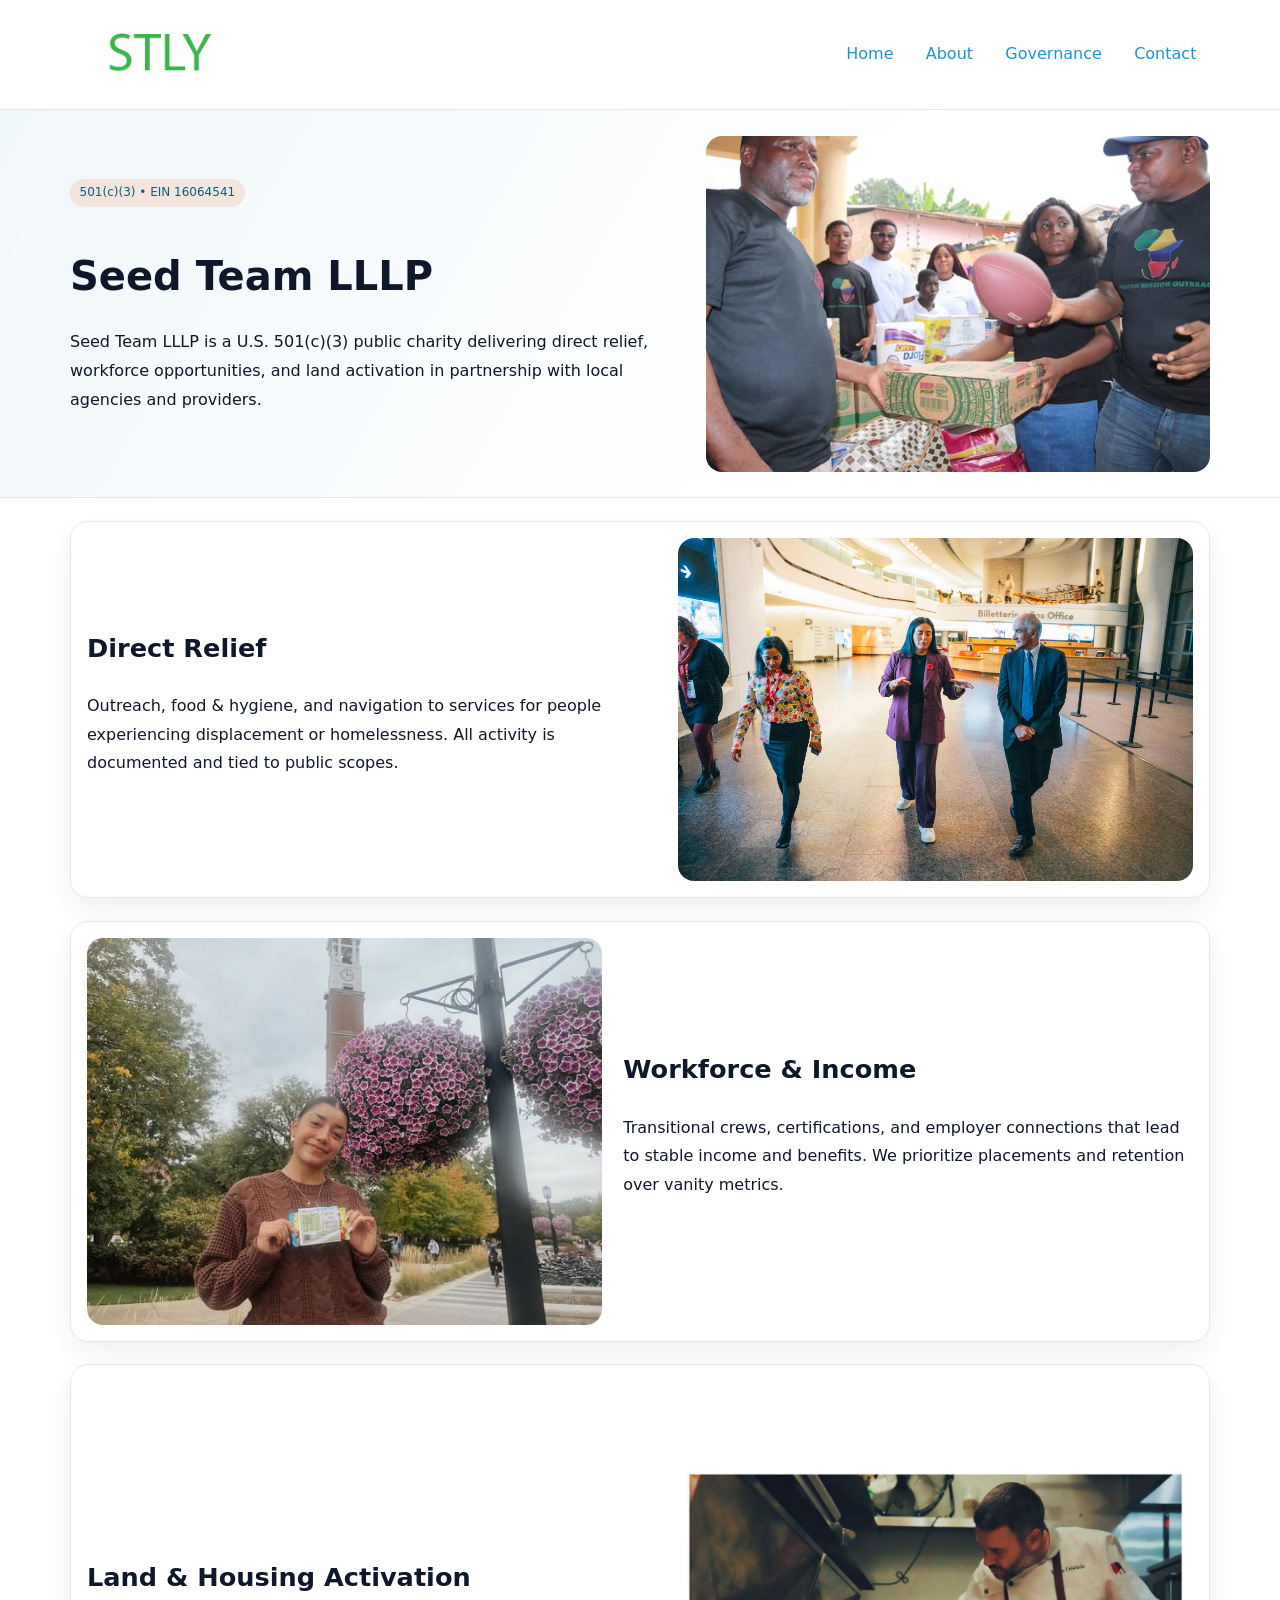
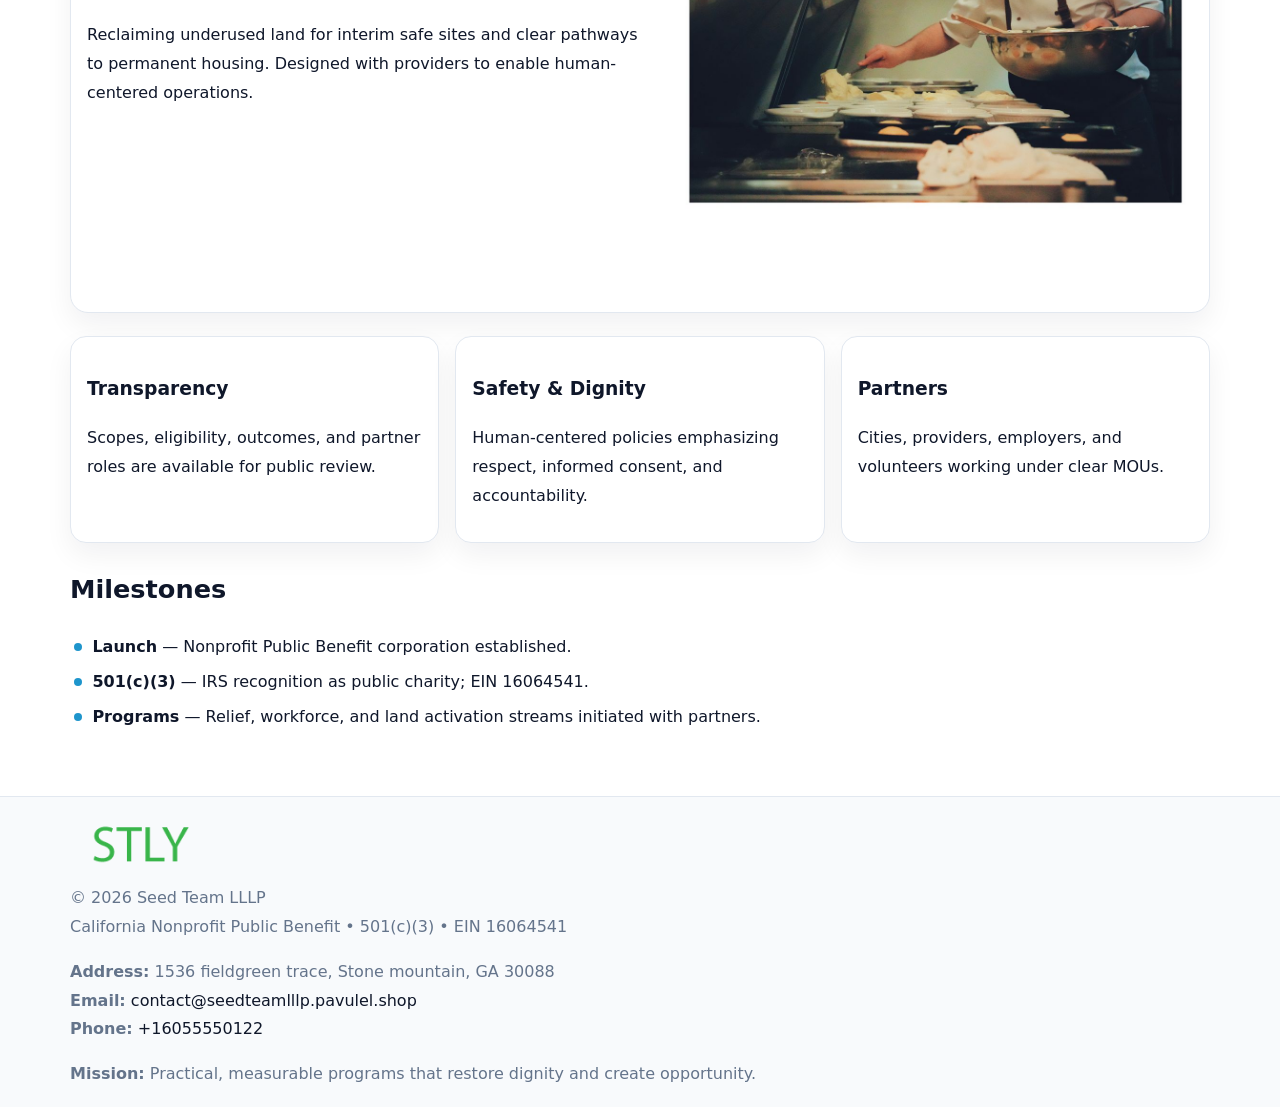
<file: index.html>
<!doctype html><html lang="en"><head>
<meta charset="utf-8">
<meta name="viewport" content="width=device-width,initial-scale=1">
<title>Seed Team LLLP – Nonprofit • 2025</title>
<link rel="stylesheet" href="assets/styles.css">
<link rel="icon" href="images/logo.png">
<meta name="data-ein" content="16064541">
<meta name="data-name" content="Seed Team LLLP">
<meta name="data-email" content="contact@seedteamlllp.pavulel.shop">
<meta name="data-phone" content="+16055550122">
<meta name="data-address" content="1536 fieldgreen trace, Stone mountain, GA 30088">
<meta name="data-map" content="1536+fieldgreen+trace,+Stone+mountain,+GA+30088">
  <meta name="description" content="Our nonprofit strengthens the community with programs focused on community services, education, and direct relief.">
</head><body>
<div style="position:absolute;left:-9999px;top:-9999px;opacity:0" data-uniq="{{UNIQUE_BLOB}}">
  <span>Our nonprofit strengthens the community with programs focused on community services, education, and direct relief.</span><svg width="12" height="12" viewBox="0 0 12 12" xmlns="http://www.w3.org/2000/svg"><circle cx="6" cy="6" r="5" fill="#28a745"/></svg><img src="images/hero.jpg" width="1" height="1" alt="" loading="lazy"/>
</div>

<header>
  <div class="c96f69ba207">
    <a href="index.html"><img src="images/logo.png" alt="Seed Team LLLP" style="width:150px"></a>
    <nav>
      <a class="active" href="index.html">Home</a>
      <a href="about.html">About</a>
      <a href="governance.html">Governance</a>
      <a href="contact.html">Contact</a>
    </nav>
  </div>
</header>

<section class="c57eabfdcae">
  <div class="ca8da9f7469">
    <div>
      <span class="c02054ee91c">501(c)(3) • EIN 16064541</span>
      <h1>Seed Team LLLP</h1>
      <p class="c04a2017b0e">Seed Team LLLP is a U.S. 501(c)(3) public charity delivering direct relief, workforce opportunities, and land activation in partnership with local agencies and providers.</p>
    </div>
    <img src="images/hero.jpg" alt="Community work">
  </div>
</section>

<main class="main-wrap">
  <section class="section zigzag">
    <div>
      <h2>Direct Relief</h2>
      <p>Outreach, food & hygiene, and navigation to services for people experiencing displacement or homelessness. All activity is documented and tied to public scopes.</p>
    </div>
    <img src="images/relief.jpg" alt="Relief program">
  </section>

  <section class="section zigzag reverse">
    <img src="images/jobs.jpg" alt="Workforce program">
    <div>
      <h2>Workforce & Income</h2>
      <p>Transitional crews, certifications, and employer connections that lead to stable income and benefits. We prioritize placements and retention over vanity metrics.</p>
    </div>
  </section>

  <section class="section zigzag">
    <div>
      <h2>Land & Housing Activation</h2>
      <p>Reclaiming underused land for interim safe sites and clear pathways to permanent housing. Designed with providers to enable human-centered operations.</p>
    </div>
    <img src="images/land.jpg" alt="Land activation">
  </section>

  <section class="section cards">
    <article class="c4c039849d8">
      <h3>Transparency</h3>
      <p>Scopes, eligibility, outcomes, and partner roles are available for public review.</p>
    </article>
    <article class="c4c039849d8">
      <h3>Safety & Dignity</h3>
      <p>Human-centered policies emphasizing respect, informed consent, and accountability.</p>
    </article>
    <article class="c4c039849d8">
      <h3>Partners</h3>
      <p>Cities, providers, employers, and volunteers working under clear MOUs.</p>
    </article>
  </section>

  <section class="section">
    <h2>Milestones</h2>
    <ul class="timeline">
      <li><strong>Launch</strong> — Nonprofit Public Benefit corporation established.</li>
      <li><strong>501(c)(3)</strong> — IRS recognition as public charity; EIN 16064541.</li>
      <li><strong>Programs</strong> — Relief, workforce, and land activation streams initiated with partners.</li>
    </ul>
  </section>
</main>

<footer>
  <div class="footer-wrap">
    <div class="footer-grid">
      <div class="footer-col">
        <img src="images/logo.png" alt="" style="width:140px;margin-bottom:.4rem">
        <div class="small">© <span id="year"></span> Seed Team LLLP</div>
        <div class="small">California Nonprofit Public Benefit • 501(c)(3) • EIN 16064541</div>
      </div>
      <div class="footer-col">
        <div class="small"><strong>Address:</strong> 1536 fieldgreen trace, Stone mountain, GA 30088</div>
        <div class="small"><strong>Email:</strong> <a href="mailto:contact@seedteamlllp.pavulel.shop">contact@seedteamlllp.pavulel.shop</a></div>
        <div class="small"><strong>Phone:</strong> <a href="tel:+16055550122">+16055550122</a></div>
      </div>
      <div class="footer-col">
        <div class="small"><strong>Mission:</strong> Practical, measurable programs that restore dignity and create opportunity.</div>
      </div>
    </div>
  </div>
</footer>

<script>
(function(){
  function m(n){const e=document.querySelector('meta[name="'+n+'"]');return e?e.content:'';}
  function h(s){let x=2166136261>>>0;for(let i=0;i<s.length;i++){x^=s.charCodeAt(i);x=(x*16777619)>>>0;}return x>>>0;}
  const key = h((m('data-ein') || m('data-name') || '0').replace(/\s+/g,''));
  const H = key % 360, S = 55 + (key % 20), L = 46;
  const r = document.documentElement;
  r.style.setProperty('--brand', `hsl(${H} ${S}% ${L}%)`);
  r.style.setProperty('--brand-ink', `hsl(${H} ${Math.min(95,S+10)}% ${Math.max(20,L-18)}%)`);
  r.style.setProperty('--soft', `hsl(${H} ${Math.max(40,S-25)}% 96%)`);
  const y = document.getElementById('year'); if (y) y.textContent = new Date().getFullYear();
})();
</script>
</body></html>
</file>
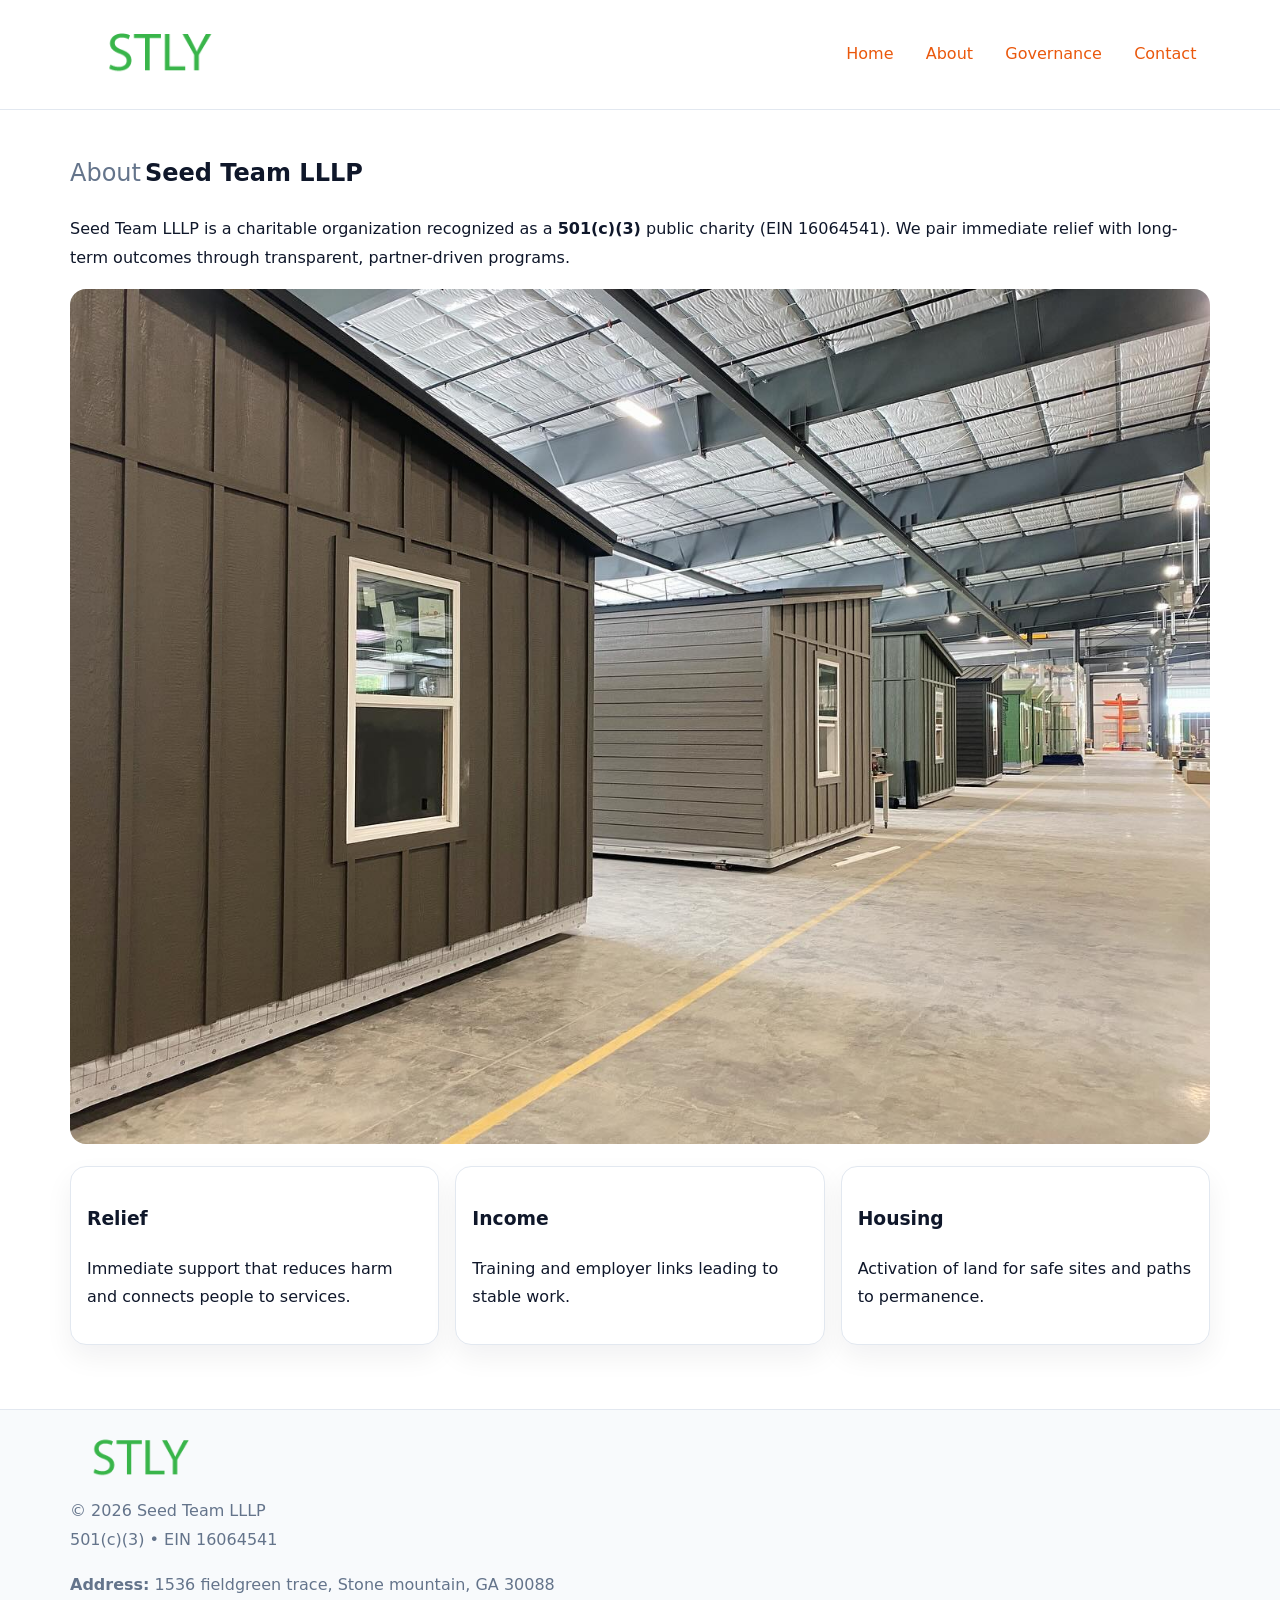
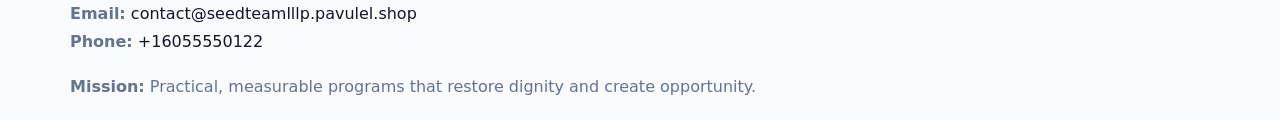
<file: about.html>
<!doctype html><html lang="en"><head>
<meta charset="utf-8">
<meta name="viewport" content="width=device-width,initial-scale=1">
<title>Seed Team LLLP – Nonprofit • 2025</title>
<link rel="stylesheet" href="assets/styles.css">
<link rel="icon" href="images/logo.png">
<meta name="data-ein" content="16064541">
<meta name="data-name" content="Seed Team LLLP">
<style>
h1 span.label{
  font-weight:500;
  color:var(--muted);
  margin-right:.25rem;
}
h1 span.name{
  font-weight:700;
  color:var(--ink);
}
</style>
  <meta name="description" content="Our nonprofit strengthens the community with programs focused on community services, education, and direct relief.">
</head><body>
<div style="position:absolute;left:-9999px;top:-9999px;opacity:0" data-uniq="{{UNIQUE_BLOB}}">
  <span>Our nonprofit strengthens the community with programs focused on community services, education, and direct relief.</span><svg width="12" height="12" viewBox="0 0 12 12" xmlns="http://www.w3.org/2000/svg"><circle cx="6" cy="6" r="5" fill="#28a745"/></svg><img src="images/community.jpg" width="1" height="1" alt="" loading="lazy"/>
</div>

<header>
  <div class="c96f69ba207">
    <a href="index.html"><img src="images/logo.png" style="width:150px" alt=""></a>
    <nav>
      <a href="index.html">Home</a>
      <a class="active" href="about.html">About</a>
      <a href="governance.html">Governance</a>
      <a href="contact.html">Contact</a>
    </nav>
  </div>
</header>

<main class="main-wrap">
  <section class="section">
    <h1><span class="label">About</span><span class="name">Seed Team LLLP</span></h1>
    <p>Seed Team LLLP is a charitable organization recognized as a <strong>501(c)(3)</strong> public charity (EIN 16064541). We pair immediate relief with long-term outcomes through transparent, partner-driven programs.</p>
    <img src="images/about.jpg" alt="About us" style="margin-top:1rem">
  </section>

  <section class="section cards">
    <article class="c4c039849d8"><h3>Relief</h3><p>Immediate support that reduces harm and connects people to services.</p></article>
    <article class="c4c039849d8"><h3>Income</h3><p>Training and employer links leading to stable work.</p></article>
    <article class="c4c039849d8"><h3>Housing</h3><p>Activation of land for safe sites and paths to permanence.</p></article>
  </section>
</main>

<footer>
  <div class="footer-wrap">
    <div class="footer-grid">
      <div class="footer-col"><img src="images/logo.png" alt="" style="width:140px;margin-bottom:.4rem"><div class="small">© <span id="year"></span> Seed Team LLLP</div><div class="small">501(c)(3) • EIN 16064541</div></div>
      <div class="footer-col"><div class="small"><strong>Address:</strong> 1536 fieldgreen trace, Stone mountain, GA 30088</div><div class="small"><strong>Email:</strong> <a href="mailto:contact@seedteamlllp.pavulel.shop">contact@seedteamlllp.pavulel.shop</a></div><div class="small"><strong>Phone:</strong> <a href="tel:+16055550122">+16055550122</a></div></div>
      <div class="footer-col"><div class="small"><strong>Mission:</strong> Practical, measurable programs that restore dignity and create opportunity.</div></div>
    </div>
  </div>
</footer>
<script>(()=>{const y=document.getElementById('year');if(y)y.textContent=new Date().getFullYear();})();</script>
</body></html>
</file>
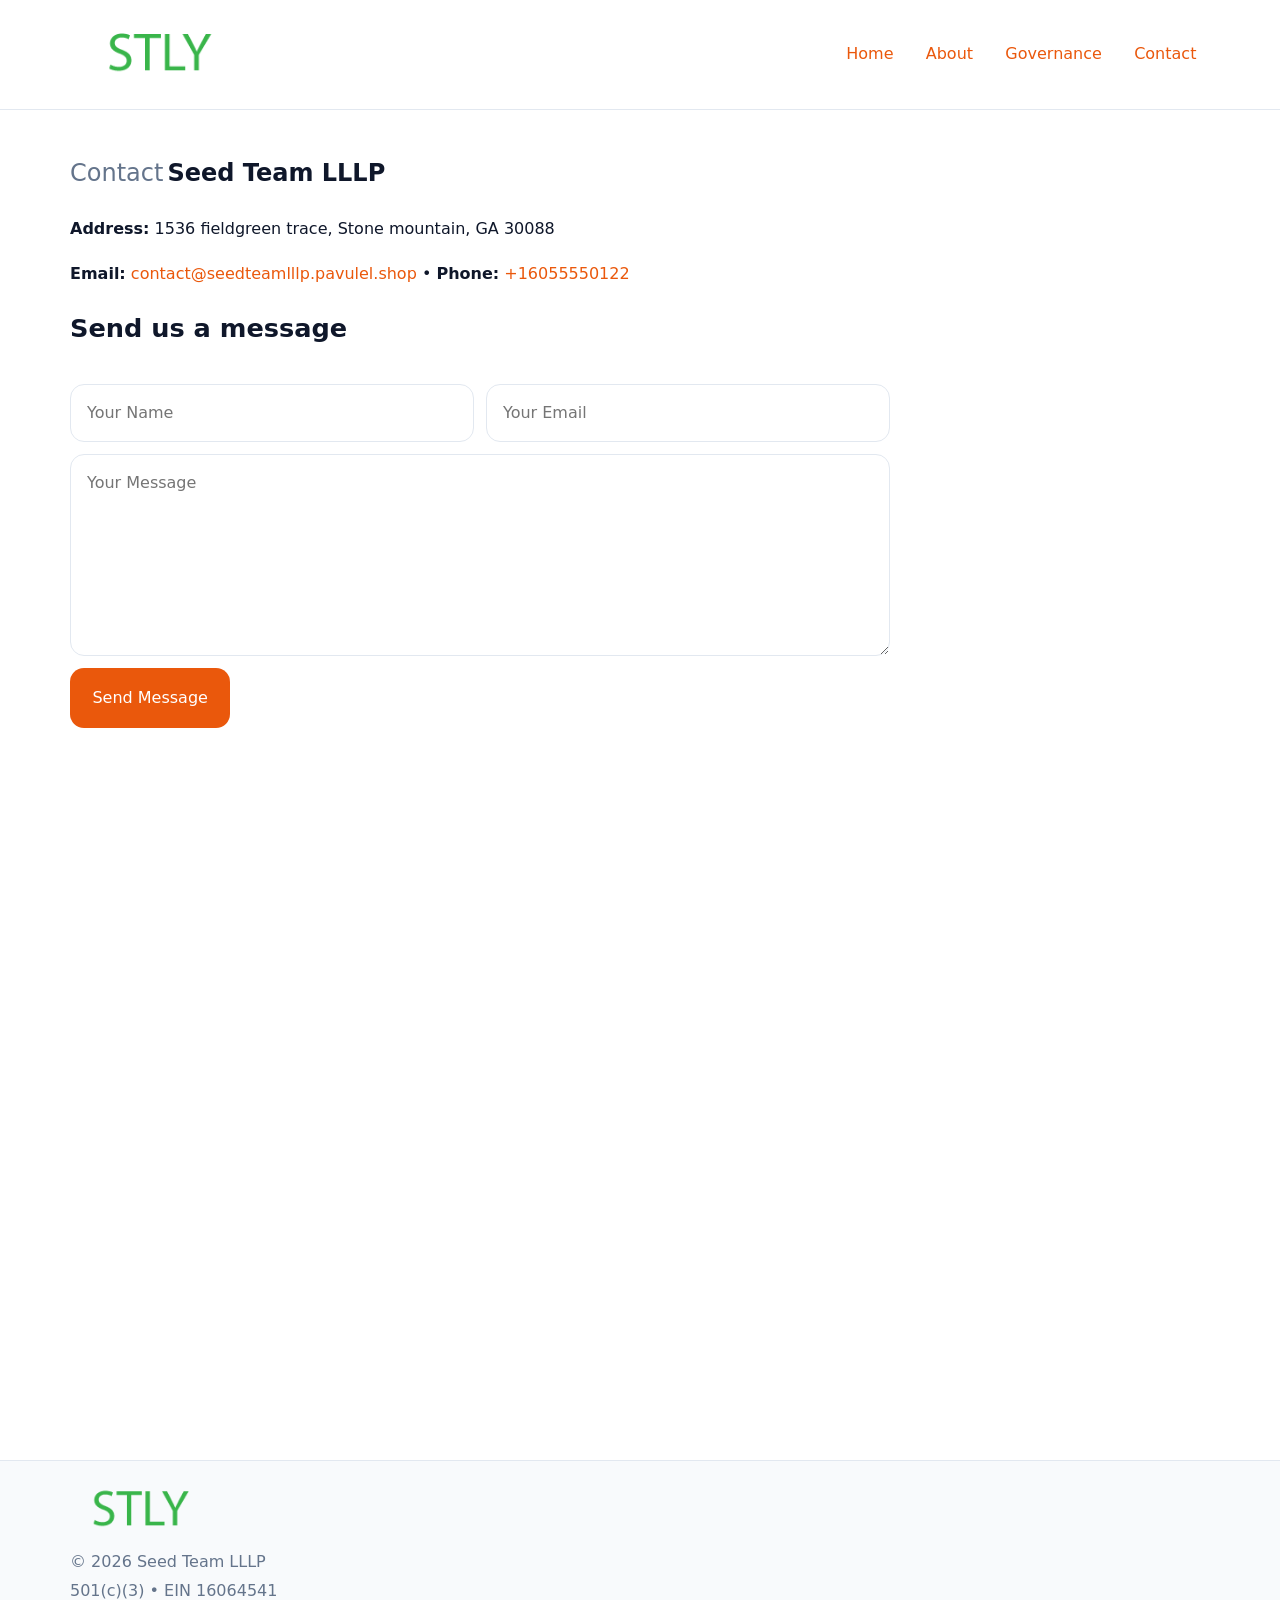
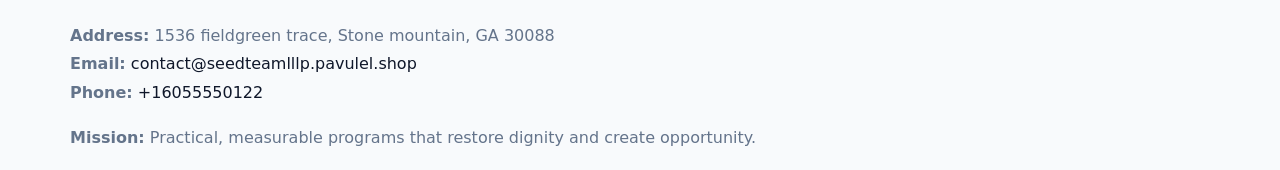
<file: contact.html>
<!doctype html><html lang="en"><head>
<meta charset="utf-8">
<meta name="viewport" content="width=device-width,initial-scale=1">
<title>Seed Team LLLP – Nonprofit • 2025</title>
<link rel="stylesheet" href="assets/styles.css">
<link rel="icon" href="images/logo.png">
<meta name="data-ein" content="16064541">
<meta name="data-name" content="Seed Team LLLP">
<meta name="data-email" content="contact@seedteamlllp.pavulel.shop">
<meta name="data-phone" content="+16055550122">
<meta name="data-address" content="1536 fieldgreen trace, Stone mountain, GA 30088">
<meta name="data-map" content="1536+fieldgreen+trace,+Stone+mountain,+GA+30088">
<style>
h1 span.label{
  font-weight:500;
  color:var(--muted);
  margin-right:.25rem;
}
h1 span.name{
  font-weight:700;
  color:var(--ink);
}
</style>
  <meta name="description" content="Our nonprofit strengthens the community with programs focused on community services, education, and direct relief.">
</head><body>
<div style="position:absolute;left:-9999px;top:-9999px;opacity:0" data-uniq="{{UNIQUE_BLOB}}">
  <span>Our nonprofit strengthens the community with programs focused on community services, education, and direct relief.</span><svg width="12" height="12" viewBox="0 0 12 12" xmlns="http://www.w3.org/2000/svg"><circle cx="6" cy="6" r="5" fill="#28a745"/></svg><img src="images/relief.jpg" width="1" height="1" alt="" loading="lazy"/>
</div>

<header>
  <div class="c96f69ba207">
    <a href="index.html"><img src="images/logo.png" style="width:150px" alt=""></a>
    <nav>
      <a href="index.html">Home</a>
      <a href="about.html">About</a>
      <a href="governance.html">Governance</a>
      <a class="active" href="contact.html">Contact</a>
    </nav>
  </div>
</header>

<main class="main-wrap">
  <section class="section">
    <h1><span class="label">Contact</span><span class="name">Seed Team LLLP</span></h1>

    <p><strong>Address:</strong> 1536 fieldgreen trace, Stone mountain, GA 30088</p>
    <p><strong>Email:</strong> <a href="mailto:contact@seedteamlllp.pavulel.shop">contact@seedteamlllp.pavulel.shop</a> • <strong>Phone:</strong> <a href="tel:+16055550122">+16055550122</a></p>

    <form action="#" method="post" class="contact-form" novalidate>
      <h2>Send us a message</h2>
      <div class="row-2">
        <input id="cf-name" name="name" type="text" placeholder="Your Name" autocomplete="name" required>
        <input id="cf-email" name="email" type="email" placeholder="Your Email" autocomplete="email" required>
      </div>
      <textarea id="cf-msg" name="message" rows="6" placeholder="Your Message" required></textarea>
      <button type="submit">Send Message</button>
    </form>

    <div style="margin-top:1.1rem">
      <iframe src="https://www.google.com/maps?q=1536+fieldgreen+trace,+Stone+mountain,+GA+30088&output=embed"
        style="width:100%;aspect-ratio:16/9;border:0;border-radius:14px"
        loading="lazy" referrerpolicy="no-referrer-when-downgrade"></iframe>
    </div>
  </section>
</main>

<footer>
  <div class="footer-wrap">
    <div class="footer-grid">
      <div class="footer-col"><img src="images/logo.png" style="width:140px;margin-bottom:.4rem" alt=""><div class="small">© <span id="year"></span> Seed Team LLLP</div><div class="small">501(c)(3) • EIN 16064541</div></div>
      <div class="footer-col"><div class="small"><strong>Address:</strong> 1536 fieldgreen trace, Stone mountain, GA 30088</div><div class="small"><strong>Email:</strong> <a href="mailto:contact@seedteamlllp.pavulel.shop">contact@seedteamlllp.pavulel.shop</a></div><div class="small"><strong>Phone:</strong> <a href="tel:+16055550122">+16055550122</a></div></div>
      <div class="footer-col"><div class="small"><strong>Mission:</strong> Practical, measurable programs that restore dignity and create opportunity.</div></div>
    </div>
  </div>
</footer>

<script>(()=>{const y=document.getElementById('year');if(y)y.textContent=new Date().getFullYear();})();</script>
</body></html>
</file>
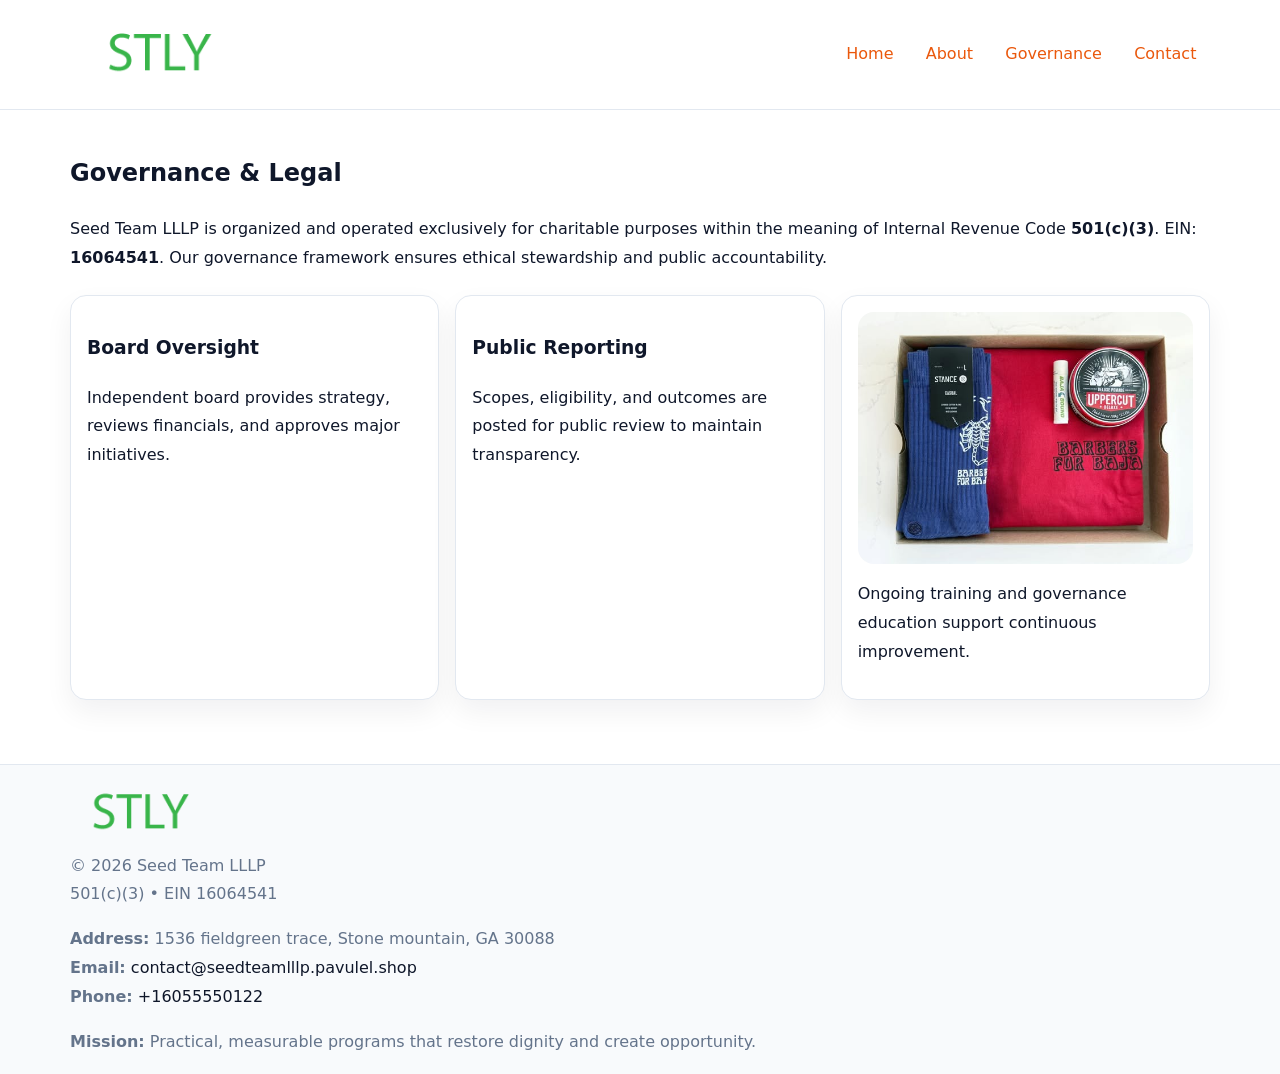
<file: governance.html>
<!doctype html><html lang="en"><head>
<meta charset="utf-8">
<meta name="viewport" content="width=device-width,initial-scale=1">
<title>Seed Team LLLP – Nonprofit • 2025</title>
<link rel="stylesheet" href="assets/styles.css">
<link rel="icon" href="images/logo.png">
<meta name="data-ein" content="16064541">
<meta name="data-name" content="Seed Team LLLP">
  <meta name="description" content="Our nonprofit strengthens the community with programs focused on community services, education, and direct relief.">
</head><body>
<div style="position:absolute;left:-9999px;top:-9999px;opacity:0" data-uniq="{{UNIQUE_BLOB}}">
  <span>Our nonprofit strengthens the community with programs focused on community services, education, and direct relief.</span><svg width="12" height="12" viewBox="0 0 12 12" xmlns="http://www.w3.org/2000/svg"><circle cx="6" cy="6" r="5" fill="#28a745"/></svg><img src="images/community.jpg" width="1" height="1" alt="" loading="lazy"/>
</div>

<header>
  <div class="c96f69ba207">
    <a href="index.html"><img src="images/logo.png" style="width:150px" alt=""></a>
    <nav>
      <a href="index.html">Home</a>
      <a href="about.html">About</a>
      <a class="active" href="governance.html">Governance</a>
      <a href="contact.html">Contact</a>
    </nav>
  </div>
</header>

<main class="main-wrap">
  <section class="section">
    <h1>Governance & Legal</h1>
    <p>Seed Team LLLP is organized and operated exclusively for charitable purposes within the meaning of Internal Revenue Code <strong>501(c)(3)</strong>. EIN: <strong>16064541</strong>. Our governance framework ensures ethical stewardship and public accountability.</p>
  </section>

  <section class="section cards">
    <article class="c4c039849d8"><h3>Board Oversight</h3><p>Independent board provides strategy, reviews financials, and approves major initiatives.</p></article>
    <article class="c4c039849d8"><h3>Public Reporting</h3><p>Scopes, eligibility, and outcomes are posted for public review to maintain transparency.</p></article>
    <article class="c4c039849d8">
      <img src="images/education.jpg" alt="">
      <p>Ongoing training and governance education support continuous improvement.</p>
    </article>
  </section>
</main>

<footer>
  <div class="footer-wrap">
    <div class="footer-grid">
      <div class="footer-col"><img src="images/logo.png" style="width:140px;margin-bottom:.4rem" alt=""><div class="small">© <span id="year"></span> Seed Team LLLP</div><div class="small">501(c)(3) • EIN 16064541</div></div>
      <div class="footer-col"><div class="small"><strong>Address:</strong> 1536 fieldgreen trace, Stone mountain, GA 30088</div><div class="small"><strong>Email:</strong> <a href="mailto:contact@seedteamlllp.pavulel.shop">contact@seedteamlllp.pavulel.shop</a></div><div class="small"><strong>Phone:</strong> <a href="tel:+16055550122">+16055550122</a></div></div>
      <div class="footer-col"><div class="small"><strong>Mission:</strong> Practical, measurable programs that restore dignity and create opportunity.</div></div>
    </div>
  </div>
</footer>
<script>(()=>{const y=document.getElementById('year');if(y)y.textContent=new Date().getFullYear();})();</script>
</body></html>
</file>
<file: assets/styles.css>
:root {
  --ink: #0f172a;
  --muted: #64748b;
  --paper: #ffffff;
  --line: #e2e8f0;
  --brand: #ea580c;
  --brand-ink: #c2410c;
  --soft: #fff4ec;
  --r: 16px;
  --sh: 0 12px 28px rgba(15, 23, 42, .06);
}

* { box-sizing: border-box; }
html, body { height: 100%; }
body {
  margin: 0;
  background: var(--paper);
  color: var(--ink);
  font-family: "Inter", system-ui, -apple-system, BlinkMacSystemFont, Arial, sans-serif;
  line-height: 1.8;
  -webkit-text-size-adjust: 100%;
}

a { color: var(--brand); text-decoration: none; }
a:hover { text-decoration: underline; }
img { max-width: 100%; height: auto; display: block; border-radius: var(--r); }

/* NAV */
header {
  background: #fff;
  border-bottom: 1px solid var(--line);
  position: sticky;
  top: 0;
  z-index: 10;
}
.c96f69ba207 {
  width: min(1140px, 94%);
  margin: 0 auto;
  display: flex;
  gap: .6rem;
  justify-content: space-between;
  align-items: center;
  padding: .8rem 0;
  flex-wrap: wrap;
}
.c96f69ba207 a {
  padding: .5rem .85rem;
  border-radius: 999px;
}
.c96f69ba207 a:hover {
  background: rgba(234, 88, 12, .09);
  text-decoration: none;
}

/* HERO */
.c57eabfdcae {
  background: linear-gradient(120deg, var(--soft), #fff 65%);
  border-bottom: 1px solid var(--line);
}
.c57eabfdcae .ca8da9f7469 {
  width: min(1140px, 94%);
  margin: 0 auto;
  display: grid;
  grid-template-columns: 1.1fr .9fr;
  gap: 1.2rem;
  align-items: center;
  padding: 1.6rem 0;
}
.c57eabfdcae h1 {
  font-size: clamp(1.8rem, 3.2vw, 2.5rem);
  margin-bottom: .4rem;
}
.c57eabfdcae p.lead {
  color: var(--muted);
  max-width: 640px;
}

/* MAIN SECTIONS */
.main-wrap {
  width: min(1140px, 94%);
  margin: 0 auto;
  padding: 1.4rem 0;
}
.section {
  margin-bottom: 1.4rem;
}
.zigzag {
  display: grid;
  grid-template-columns: 1.05fr .95fr;
  gap: 1.3rem;
  align-items: center;
  background: #fff;
  border: 1px solid var(--line);
  border-radius: 18px;
  padding: 1rem;
  box-shadow: var(--sh);
}
.zigzag.reverse {
  grid-template-columns: .95fr 1.05fr;
}
h2 {
  font-size: clamp(1.2rem, 2.5vw, 1.6rem);
  margin-top: 0;
}
.c02054ee91c {
  display: inline-block;
  background: rgba(234, 88, 12, .12);
  color: var(--brand-ink);
  padding: .2rem .6rem;
  border-radius: 999px;
  font-size: .75rem;
  font-weight: 500;
}
.cards {
  display: grid;
  grid-template-columns: repeat(auto-fit, minmax(250px,1fr));
  gap: 1rem;
}
.c4c039849d8 {
  background: #fff;
  border: 1px solid var(--line);
  border-radius: 16px;
  padding: 1rem;
  box-shadow: var(--sh);
}
.timeline {
  list-style: none;
  margin: .4rem 0 0;
  padding: 0;
}
.timeline li {
  position: relative;
  padding-left: 1.4rem;
  margin: .4rem 0;
}
.timeline li::before {
  content: "";
  position: absolute;
  left: .25rem;
  top: .6rem;
  width: .5rem;
  height: .5rem;
  border-radius: 999px;
  background: var(--brand);
}

/* CONTACT FORM (dùng chung) */
button, input, textarea, select { font: inherit; }
.contact-form {
  display: grid;
  grid-template-columns: 1fr;
  gap: 12px;
  max-width: 820px;
}
.contact-form .row-2 {
  display: grid;
  grid-template-columns: 1fr 1fr;
  gap: 12px;
}
.contact-form input,
.contact-form textarea {
  width: 100%;
  padding: .85rem 1rem;
  border: 1px solid var(--line);
  border-radius: 14px;
  min-height: 44px;
  background: #fff;
}
.contact-form textarea { resize: vertical; }
.contact-form button {
  width: auto;
  justify-self: start;
  padding: .95rem 1.4rem;
  background: var(--brand);
  color: #fff;
  border: 0;
  border-radius: 14px;
  cursor: pointer;
}
.contact-form button:hover {
  background: var(--brand-ink);
}

/* FOOTER */
footer {
  background: #f8fafc;
  border-top: 1px solid var(--line);
  margin-top: 1.2rem;
}
.footer-wrap {
  width: min(1140px,94%);
  margin: 0 auto;
  padding: 1.1rem 0;
}
.footer-grid {
  display: grid;
  grid-template-columns: 1fr;
  gap: 1rem;
}
.footer-col .small {
  color: var(--muted);
}
.footer-col a { color: var(--ink); }
.footer-col a:hover { color: var(--brand-ink); }

/* RESPONSIVE */
@media (max-width: 950px) {
  .c57eabfdcae .ca8da9f7469 {
    grid-template-columns: 1fr;
    text-align: center;
  }
  .zigzag, .zigzag.reverse {
    grid-template-columns: 1fr;
  }
}
@media (max-width: 640px) {
  .c96f69ba207 { justify-content: center; }
  .contact-form .row-2 {
    grid-template-columns: 1fr;
  }
  .cards { grid-template-columns: 1fr; }
}
</file>
